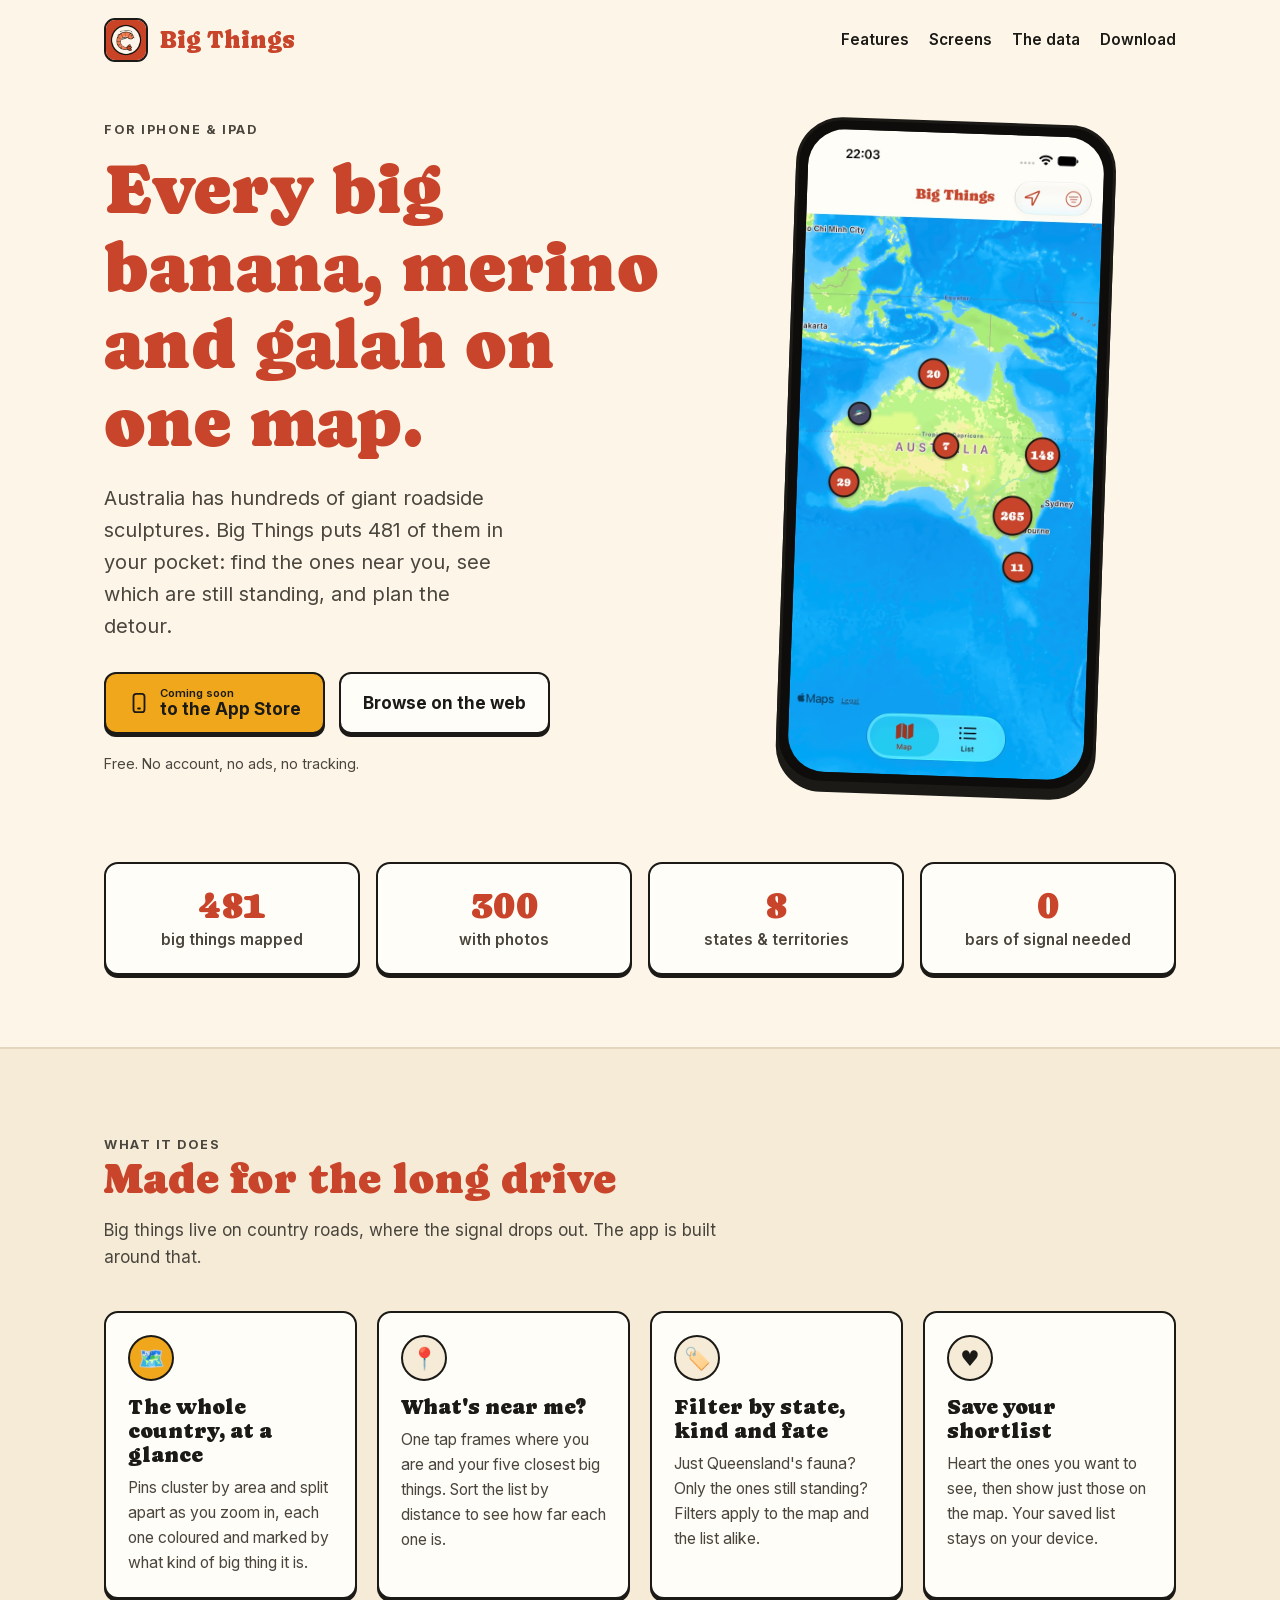
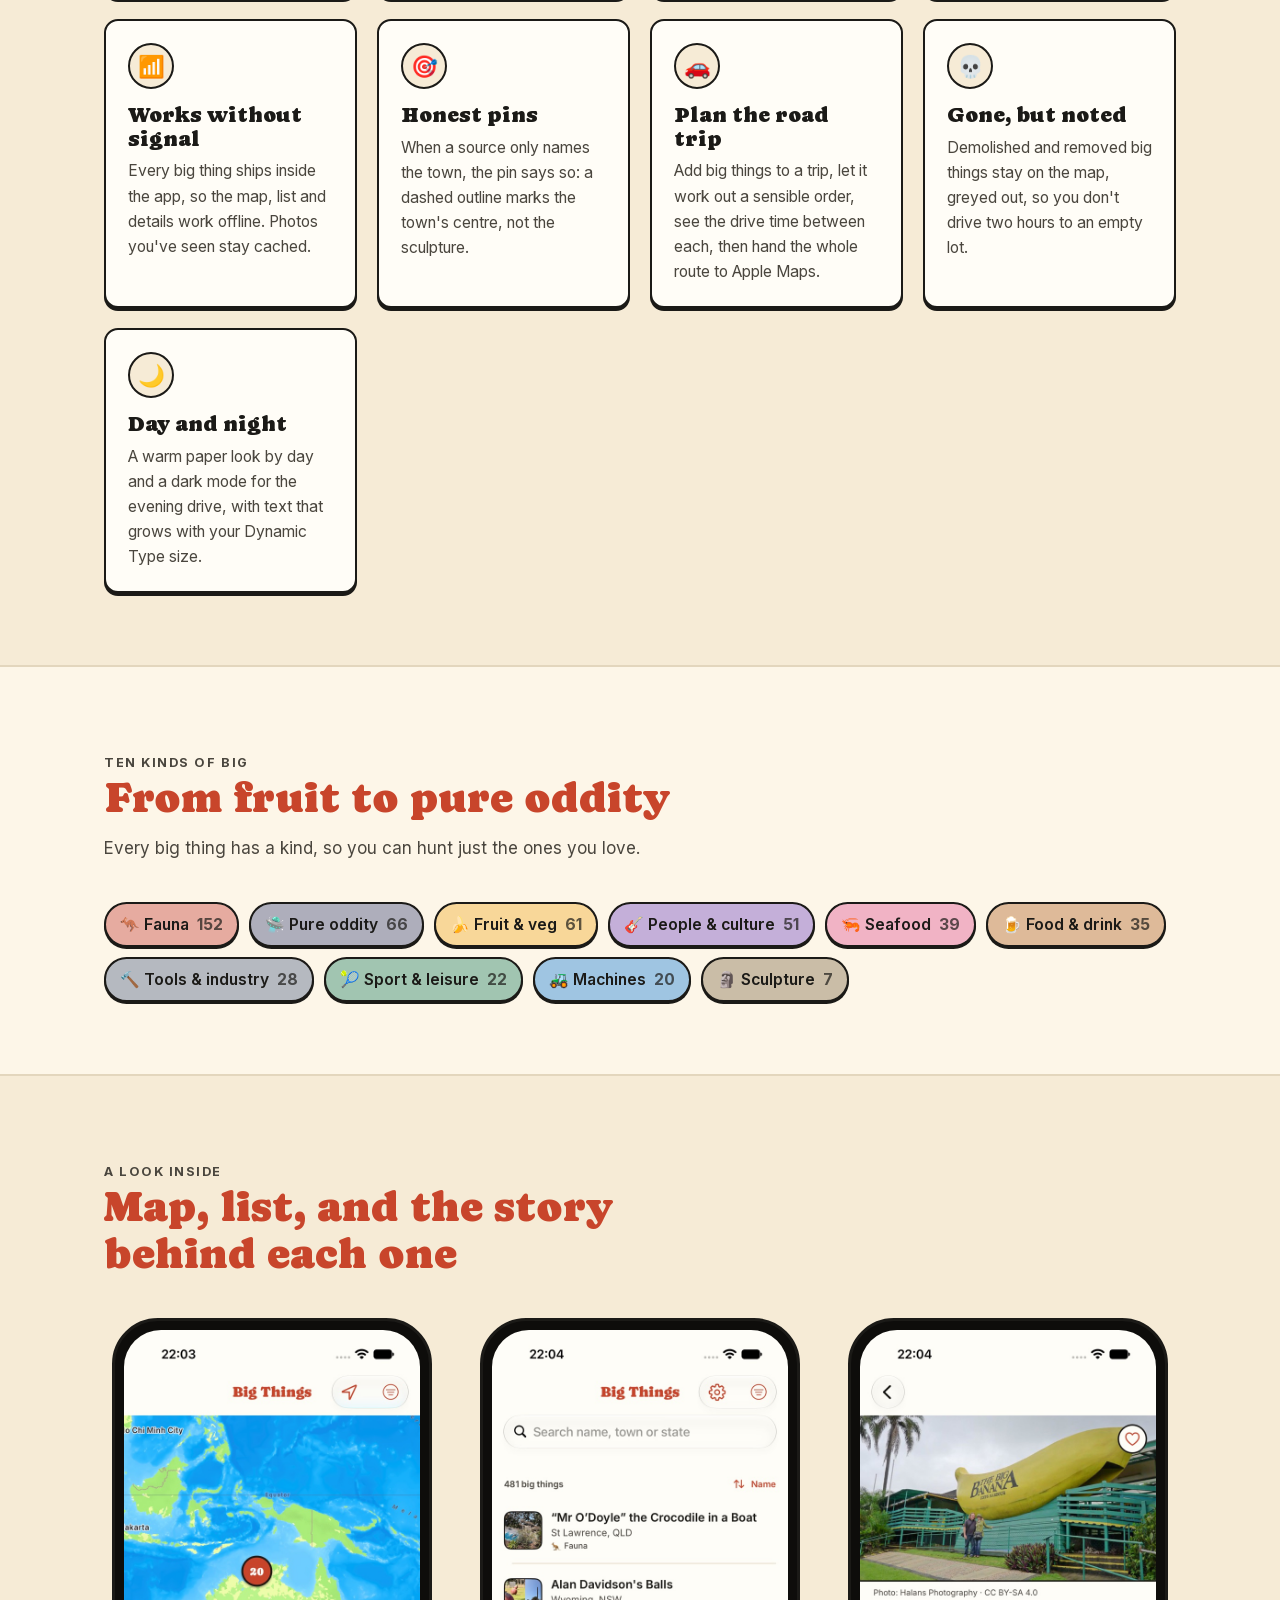
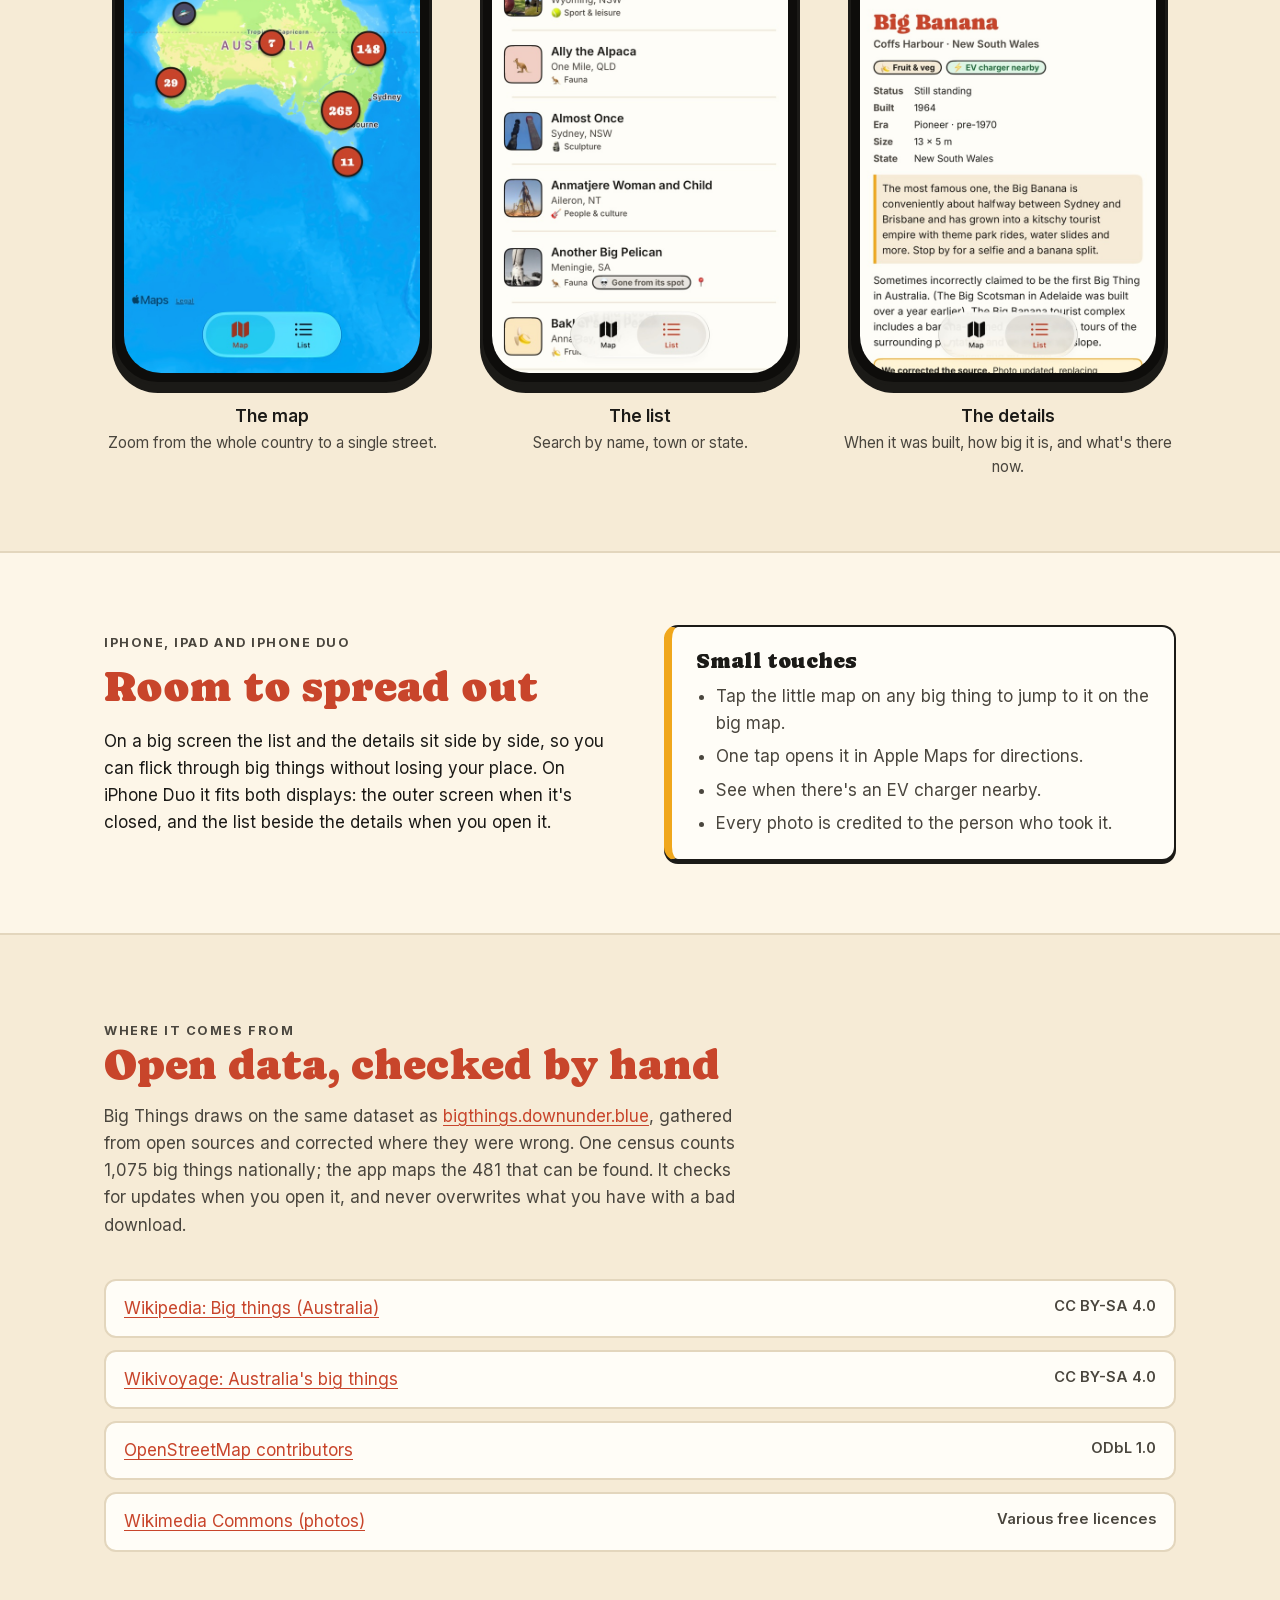
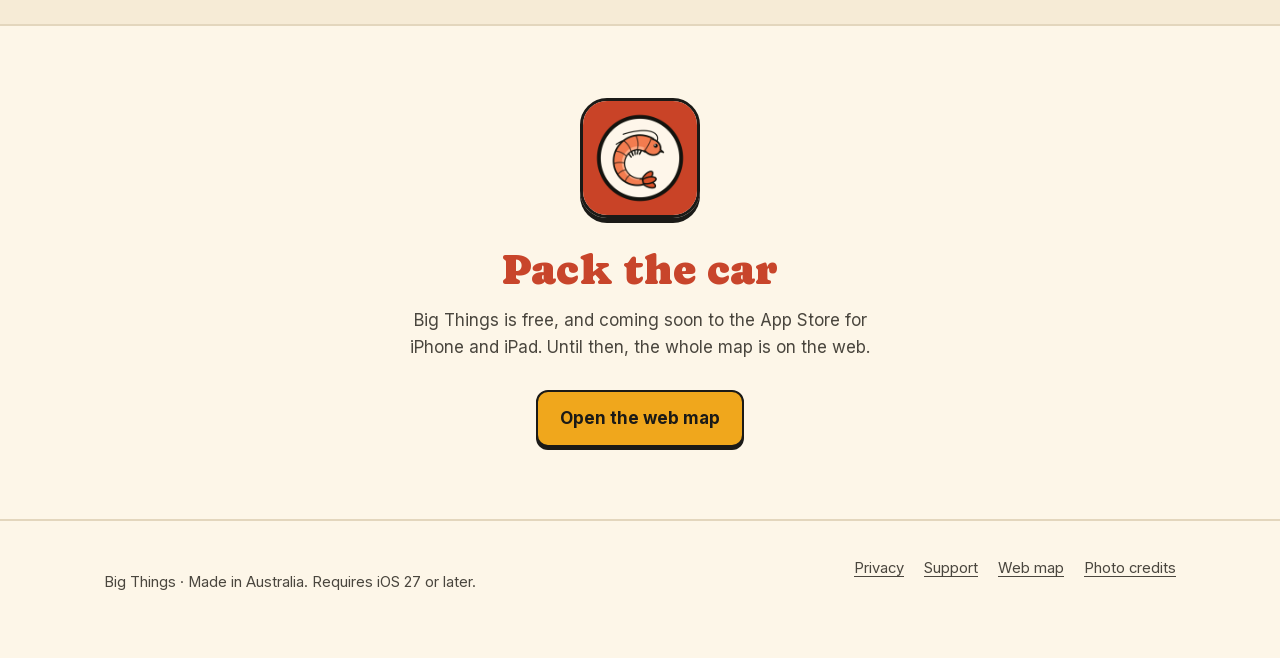
<file: index.html>
<!doctype html>
<html lang="en-AU">
<head>
  <meta charset="utf-8">
  <meta name="viewport" content="width=device-width, initial-scale=1">
  <title>Big Things for iPhone: every Big Banana, Merino and Galah on one map</title>
  <meta name="description" content="A free iPhone and iPad app to find Australia's 481 big things, from the Big Banana to the Big Merino, on a map near you. Works offline, no account, no ads.">
  <link rel="canonical" href="https://halans.github.io/bigthings/">
  <meta name="robots" content="index, follow, max-image-preview:large">
  <meta name="theme-color" content="#FDF6E8" media="(prefers-color-scheme: light)">
  <meta name="theme-color" content="#26231D" media="(prefers-color-scheme: dark)">

  <meta property="og:type" content="website">
  <meta property="og:site_name" content="Big Things">
  <meta property="og:locale" content="en_AU">
  <meta property="og:url" content="https://halans.github.io/bigthings/">
  <meta property="og:title" content="Big Things for iPhone: Australia's big things on one map">
  <meta property="og:description" content="481 big bananas, merinos, galahs and more on a map, near you, offline. Free for iPhone and iPad.">
  <meta property="og:image" content="https://halans.github.io/bigthings/images/og-image.png">
  <meta property="og:image:type" content="image/png">
  <meta property="og:image:width" content="1200">
  <meta property="og:image:height" content="630">
  <meta property="og:image:alt" content="Big Things for iPhone: Australia's big things, all on one map. The app's map of Australia on an iPhone.">
  <meta name="twitter:card" content="summary_large_image">
  <meta name="twitter:title" content="Big Things for iPhone: Australia's big things on one map">
  <meta name="twitter:description" content="481 big bananas, merinos, galahs and more on a map, near you, offline. Free for iPhone and iPad.">
  <meta name="twitter:image" content="https://halans.github.io/bigthings/images/og-image.png">

  <link rel="icon" href="images/app-icon.png">
  <link rel="apple-touch-icon" href="images/app-icon.png">
  <link rel="preload" href="fonts/Caprasimo-Regular.ttf" as="font" type="font/ttf" crossorigin>
  <link rel="preload" href="fonts/Inter-Regular.ttf" as="font" type="font/ttf" crossorigin>
  <link rel="preload" href="fonts/Inter-SemiBold.ttf" as="font" type="font/ttf" crossorigin>
  <link rel="preload" href="images/screens/map.jpg" as="image" fetchpriority="high">

  <script type="application/ld+json">
  {
    "@context": "https://schema.org",
    "@graph": [
      {
        "@type": "WebSite",
        "@id": "https://halans.github.io/bigthings/#website",
        "url": "https://halans.github.io/bigthings/",
        "name": "Big Things",
        "inLanguage": "en-AU"
      },
      {
        "@type": "MobileApplication",
        "@id": "https://halans.github.io/bigthings/#app",
        "name": "Big Things",
        "description": "A free app to find Australia's 481 big things, from the Big Banana to the Big Merino, on a map near you. Works offline.",
        "url": "https://halans.github.io/bigthings/",
        "image": "https://halans.github.io/bigthings/images/app-icon.png",
        "applicationCategory": "TravelApplication",
        "operatingSystem": "iOS 27 or later",
        "isAccessibleForFree": true,
        "inLanguage": "en-AU",
        "offers": { "@type": "Offer", "price": "0", "priceCurrency": "AUD" },
        "screenshot": [
          "https://halans.github.io/bigthings/images/screens/map.jpg",
          "https://halans.github.io/bigthings/images/screens/list.jpg",
          "https://halans.github.io/bigthings/images/screens/detail.jpg"
        ],
        "publisher": { "@type": "Person", "name": "Halans" }
      }
    ]
  }
  </script>
  <link rel="stylesheet" href="styles.css">
</head>
<body>
  <a class="skip" href="#main">Skip to content</a>

  <header class="site-header">
    <div class="wrap">
      <a class="brand" href="./">
        <img src="images/app-icon.png" alt="" width="44" height="44">
        <span>Big Things</span>
      </a>
      <nav class="site-nav" aria-label="Sections">
        <a href="#features">Features</a>
        <a href="#screens">Screens</a>
        <a href="#data">The data</a>
        <a href="#download">Download</a>
      </nav>
    </div>
  </header>

  <main id="main">
    <section class="hero" aria-labelledby="hero-title">
      <div class="wrap">
        <div>
          <p class="label">For iPhone &amp; iPad</p>
          <h1 id="hero-title">Every big banana, merino and galah on one map.</h1>
          <p class="lede">Australia has hundreds of giant roadside sculptures. Big Things puts 481 of them in your pocket: find the ones near you, see which are still standing, and plan the detour.</p>
          <div class="actions">
            <!-- Replace with the App Store link and Apple's official badge once the app is live. -->
            <a class="btn btn-primary" href="#download">
              <svg viewBox="0 0 24 24" fill="none" stroke="currentColor" stroke-width="2" stroke-linecap="round" stroke-linejoin="round" aria-hidden="true"><rect x="6" y="2" width="12" height="20" rx="3"/><path d="M11 18h2"/></svg>
              <span class="two-line"><small>Coming soon</small>to the App Store</span>
            </a>
            <a class="btn" href="https://bigthings.downunder.blue">Browse on the web</a>
          </div>
          <p class="fine">Free. No account, no ads, no tracking.</p>
        </div>
        <div class="phone">
          <img src="images/screens/map.jpg" width="644" height="1400" fetchpriority="high" alt="The Big Things map of Australia, with clusters of pins showing how many big things are in each area.">
        </div>
      </div>
    </section>

    <div class="stats">
      <div class="wrap">
        <ul>
          <li><strong>481</strong><span>big things mapped</span></li>
          <li><strong>300</strong><span>with photos</span></li>
          <li><strong>8</strong><span>states &amp; territories</span></li>
          <li><strong>0</strong><span>bars of signal needed</span></li>
        </ul>
      </div>
    </div>

    <section class="alt" id="features" aria-labelledby="features-title">
      <div class="wrap">
        <div class="section-head">
          <p class="label">What it does</p>
          <h2 id="features-title">Made for the long drive</h2>
          <p>Big things live on country roads, where the signal drops out. The app is built around that.</p>
        </div>
        <div class="features">
          <article class="feature">
            <div class="icon" style="background: var(--sun)" aria-hidden="true">🗺️</div>
            <h3>The whole country, at a glance</h3>
            <p>Pins cluster by area and split apart as you zoom in, each one coloured and marked by what kind of big thing it is.</p>
          </article>
          <article class="feature">
            <div class="icon" style="background: var(--cream-2)" aria-hidden="true">📍</div>
            <h3>What's near me?</h3>
            <p>One tap frames where you are and your five closest big things. Sort the list by distance to see how far each one is.</p>
          </article>
          <article class="feature">
            <div class="icon" style="background: var(--cream-2)" aria-hidden="true">🏷️</div>
            <h3>Filter by state, kind and fate</h3>
            <p>Just Queensland's fauna? Only the ones still standing? Filters apply to the map and the list alike.</p>
          </article>
          <article class="feature">
            <div class="icon" style="background: var(--cream-2)" aria-hidden="true">♥️</div>
            <h3>Save your shortlist</h3>
            <p>Heart the ones you want to see, then show just those on the map. Your saved list stays on your device.</p>
          </article>
          <article class="feature">
            <div class="icon" style="background: var(--cream-2)" aria-hidden="true">📶</div>
            <h3>Works without signal</h3>
            <p>Every big thing ships inside the app, so the map, list and details work offline. Photos you've seen stay cached.</p>
          </article>
          <article class="feature">
            <div class="icon" style="background: var(--cream-2)" aria-hidden="true">🎯</div>
            <h3>Honest pins</h3>
            <p>When a source only names the town, the pin says so: a dashed outline marks the town's centre, not the sculpture.</p>
          </article>
          <article class="feature">
            <div class="icon" style="background: var(--cream-2)" aria-hidden="true">🚗</div>
            <h3>Plan the road trip</h3>
            <p>Add big things to a trip, let it work out a sensible order, see the drive time between each, then hand the whole route to Apple Maps.</p>
          </article>
          <article class="feature">
            <div class="icon" style="background: var(--cream-2)" aria-hidden="true">💀</div>
            <h3>Gone, but noted</h3>
            <p>Demolished and removed big things stay on the map, greyed out, so you don't drive two hours to an empty lot.</p>
          </article>
          <article class="feature">
            <div class="icon" style="background: var(--cream-2)" aria-hidden="true">🌙</div>
            <h3>Day and night</h3>
            <p>A warm paper look by day and a dark mode for the evening drive, with text that grows with your Dynamic Type size.</p>
          </article>
        </div>
      </div>
    </section>

    <section id="kinds" aria-labelledby="kinds-title">
      <div class="wrap">
        <div class="section-head">
          <p class="label">Ten kinds of big</p>
          <h2 id="kinds-title">From fruit to pure oddity</h2>
          <p>Every big thing has a kind, so you can hunt just the ones you love.</p>
        </div>
        <ul class="chips">
          <li class="chip" style="--tint: color-mix(in srgb, var(--earth) 45%, #fff)">🦘 Fauna <b>152</b></li>
          <li class="chip" style="--tint: color-mix(in srgb, var(--void) 45%, #fff)">🛸 Pure oddity <b>66</b></li>
          <li class="chip" style="--tint: color-mix(in srgb, var(--sun) 45%, #fff)">🍌 Fruit &amp; veg <b>61</b></li>
          <li class="chip" style="--tint: color-mix(in srgb, var(--plum) 45%, #fff)">🎸 People &amp; culture <b>51</b></li>
          <li class="chip" style="--tint: color-mix(in srgb, var(--prawn) 45%, #fff)">🦐 Seafood <b>39</b></li>
          <li class="chip" style="--tint: color-mix(in srgb, var(--brew) 45%, #fff)">🍺 Food &amp; drink <b>35</b></li>
          <li class="chip" style="--tint: color-mix(in srgb, var(--steel) 45%, #fff)">🔨 Tools &amp; industry <b>28</b></li>
          <li class="chip" style="--tint: color-mix(in srgb, var(--euc) 45%, #fff)">🎾 Sport &amp; leisure <b>22</b></li>
          <li class="chip" style="--tint: color-mix(in srgb, var(--sky) 45%, #fff)">🚜 Machines <b>20</b></li>
          <li class="chip" style="--tint: color-mix(in srgb, var(--bronze) 45%, #fff)">🗿 Sculpture <b>7</b></li>
        </ul>
      </div>
    </section>

    <section class="alt" id="screens" aria-labelledby="screens-title">
      <div class="wrap">
        <div class="section-head">
          <p class="label">A look inside</p>
          <h2 id="screens-title">Map, list, and the story behind each one</h2>
        </div>
        <div class="screens">
          <figure>
            <div class="phone"><img src="images/screens/map.jpg" width="644" height="1400" loading="lazy" alt="The map of Australia with clustered pins."></div>
            <figcaption>The map<span>Zoom from the whole country to a single street.</span></figcaption>
          </figure>
          <figure>
            <div class="phone"><img src="images/screens/list.jpg" width="644" height="1400" loading="lazy" alt="The list of big things, each with a photo, its town and its kind."></div>
            <figcaption>The list<span>Search by name, town or state.</span></figcaption>
          </figure>
          <figure>
            <div class="phone"><img src="images/screens/detail.jpg" width="644" height="1400" loading="lazy" alt="The Big Banana in Coffs Harbour: a photo, when it was built, its size, and a travel-guide description."></div>
            <figcaption>The details<span>When it was built, how big it is, and what's there now.</span></figcaption>
          </figure>
        </div>
      </div>
    </section>

    <section id="duo" aria-labelledby="duo-title">
      <div class="wrap duo">
        <div>
          <p class="label">iPhone, iPad and iPhone Duo</p>
          <h2 id="duo-title">Room to spread out</h2>
          <p>On a big screen the list and the details sit side by side, so you can flick through big things without losing your place. On iPhone Duo it fits both displays: the outer screen when it's closed, and the list beside the details when you open it.</p>
        </div>
        <div class="callout">
          <h3>Small touches</h3>
          <ul>
            <li>Tap the little map on any big thing to jump to it on the big map.</li>
            <li>One tap opens it in Apple Maps for directions.</li>
            <li>See when there's an EV charger nearby.</li>
            <li>Every photo is credited to the person who took it.</li>
          </ul>
        </div>
      </div>
    </section>

    <section class="alt" id="data" aria-labelledby="data-title">
      <div class="wrap">
        <div class="section-head">
          <p class="label">Where it comes from</p>
          <h2 id="data-title">Open data, checked by hand</h2>
          <p>Big Things draws on the same dataset as <a href="https://bigthings.downunder.blue">bigthings.downunder.blue</a>, gathered from open sources and corrected where they were wrong. One census counts 1,075 big things nationally; the app maps the 481 that can be found. It checks for updates when you open it, and never overwrites what you have with a bad download.</p>
        </div>
        <ul class="sources">
          <li><a href="https://en.wikipedia.org/wiki/Big_things_(Australia)">Wikipedia: Big things (Australia)</a><span class="licence">CC BY-SA 4.0</span></li>
          <li><a href="https://en.wikivoyage.org/wiki/Australia%27s_big_things">Wikivoyage: Australia's big things</a><span class="licence">CC BY-SA 4.0</span></li>
          <li><a href="https://www.openstreetmap.org/copyright">OpenStreetMap contributors</a><span class="licence">ODbL 1.0</span></li>
          <li><a href="https://commons.wikimedia.org/">Wikimedia Commons (photos)</a><span class="licence">Various free licences</span></li>
        </ul>
      </div>
    </section>

    <section class="download" id="download" aria-labelledby="download-title">
      <div class="wrap">
        <img src="images/app-icon.png" alt="" width="120" height="120">
        <h2 id="download-title">Pack the car</h2>
        <p>Big Things is free, and coming soon to the App Store for iPhone and iPad. Until then, the whole map is on the web.</p>
        <a class="btn btn-primary" href="https://bigthings.downunder.blue">Open the web map</a>
      </div>
    </section>
  </main>

  <footer class="site-footer">
    <div class="wrap">
      <p>Big Things · Made in Australia. Requires iOS 27 or later.</p>
      <nav aria-label="Footer">
        <a href="privacy.html">Privacy</a>
        <a href="support.html">Support</a>
        <a href="https://bigthings.downunder.blue">Web map</a>
        <a href="https://bigthings.downunder.blue/credits">Photo credits</a>
      </nav>
    </div>
  </footer>
</body>
</html>
</file>
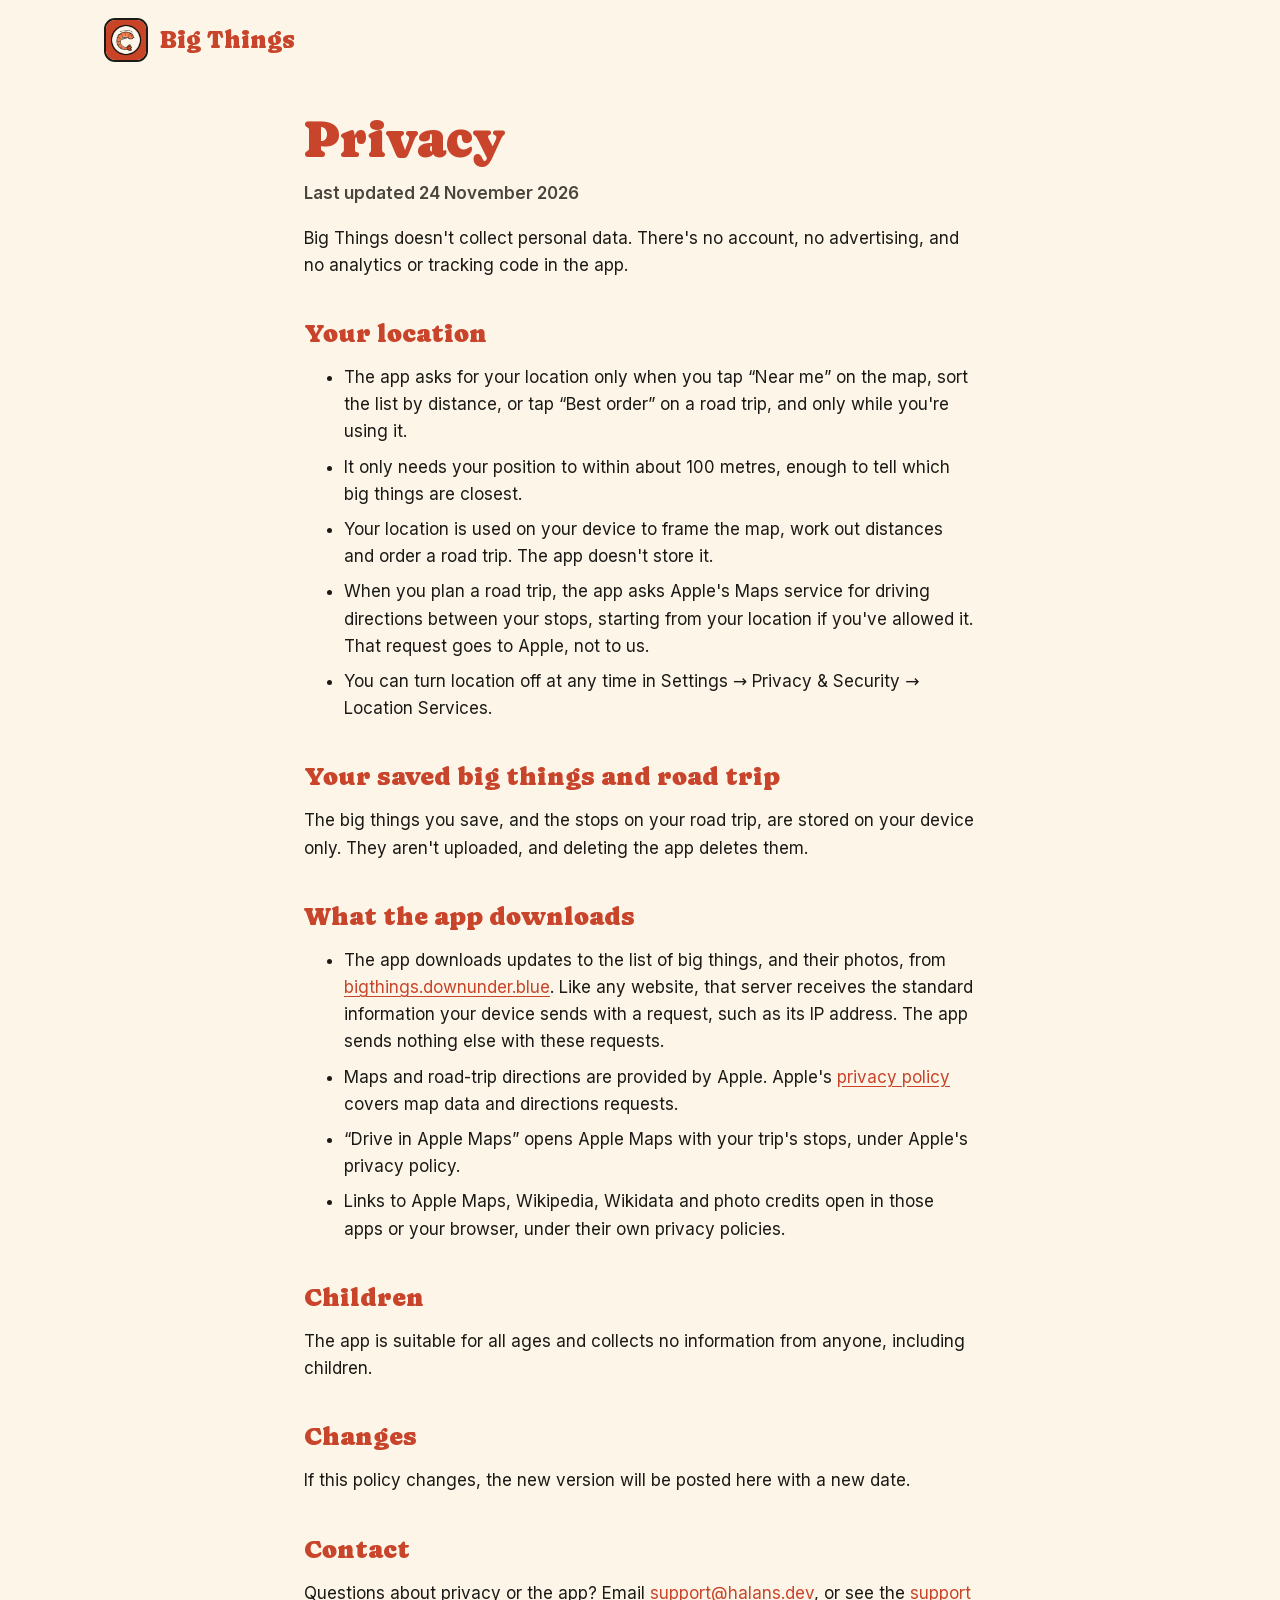
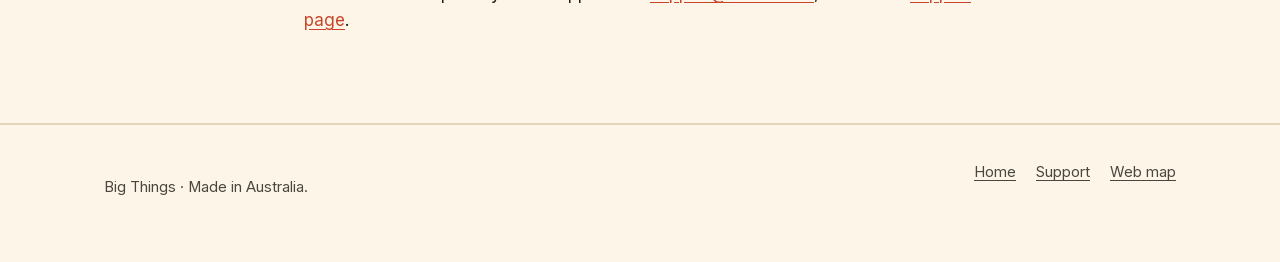
<file: privacy.html>
<!doctype html>
<html lang="en-AU">
<head>
  <meta charset="utf-8">
  <meta name="viewport" content="width=device-width, initial-scale=1">
  <title>Privacy policy | Big Things for iPhone</title>
  <meta name="description" content="Big Things collects no personal data: no account, no ads, no analytics. Your saved big things and road trip stay on your device.">
  <link rel="canonical" href="https://halans.github.io/bigthings/privacy.html">
  <meta name="robots" content="index, follow">
  <meta name="theme-color" content="#FDF6E8" media="(prefers-color-scheme: light)">
  <meta name="theme-color" content="#26231D" media="(prefers-color-scheme: dark)">
  <meta property="og:type" content="website">
  <meta property="og:site_name" content="Big Things">
  <meta property="og:locale" content="en_AU">
  <meta property="og:url" content="https://halans.github.io/bigthings/privacy.html">
  <meta property="og:title" content="Privacy policy | Big Things for iPhone">
  <meta property="og:description" content="Big Things collects no personal data: no account, no ads, no analytics.">
  <meta property="og:image" content="https://halans.github.io/bigthings/images/og-image.png">
  <meta property="og:image:width" content="1200">
  <meta property="og:image:height" content="630">
  <meta name="twitter:card" content="summary_large_image">
  <link rel="icon" href="images/app-icon.png">
  <link rel="apple-touch-icon" href="images/app-icon.png">
  <link rel="stylesheet" href="styles.css">
</head>
<body>
  <a class="skip" href="#main">Skip to content</a>

  <header class="site-header">
    <div class="wrap">
      <a class="brand" href="./">
        <img src="images/app-icon.png" alt="" width="44" height="44">
        <span>Big Things</span>
      </a>
    </div>
  </header>

  <main id="main" class="prose">
    <h1>Privacy</h1>
    <p class="updated">Last updated 24 November 2026</p>

    <p>Big Things doesn't collect personal data. There's no account, no advertising, and no analytics or tracking code in the app.</p>

    <h2>Your location</h2>
    <ul>
      <li>The app asks for your location only when you tap “Near me” on the map, sort the list by distance, or tap “Best order” on a road trip, and only while you're using it.</li>
      <li>It only needs your position to within about 100 metres, enough to tell which big things are closest.</li>
      <li>Your location is used on your device to frame the map, work out distances and order a road trip. The app doesn't store it.</li>
      <li>When you plan a road trip, the app asks Apple's Maps service for driving directions between your stops, starting from your location if you've allowed it. That request goes to Apple, not to us.</li>
      <li>You can turn location off at any time in Settings → Privacy &amp; Security → Location Services.</li>
    </ul>

    <h2>Your saved big things and road trip</h2>
    <p>The big things you save, and the stops on your road trip, are stored on your device only. They aren't uploaded, and deleting the app deletes them.</p>

    <h2>What the app downloads</h2>
    <ul>
      <li>The app downloads updates to the list of big things, and their photos, from <a href="https://bigthings.downunder.blue">bigthings.downunder.blue</a>. Like any website, that server receives the standard information your device sends with a request, such as its IP address. The app sends nothing else with these requests.</li>
      <li>Maps and road-trip directions are provided by Apple. Apple's <a href="https://www.apple.com/legal/privacy/">privacy policy</a> covers map data and directions requests.</li>
      <li>“Drive in Apple Maps” opens Apple Maps with your trip's stops, under Apple's privacy policy.</li>
      <li>Links to Apple Maps, Wikipedia, Wikidata and photo credits open in those apps or your browser, under their own privacy policies.</li>
    </ul>

    <h2>Children</h2>
    <p>The app is suitable for all ages and collects no information from anyone, including children.</p>

    <h2>Changes</h2>
    <p>If this policy changes, the new version will be posted here with a new date.</p>

    <h2>Contact</h2>
    <p>Questions about privacy or the app? Email <a href="mailto:support@halans.dev">support@halans.dev</a>, or see the <a href="support.html">support page</a>.</p>
  </main>

  <footer class="site-footer">
    <div class="wrap">
      <p>Big Things · Made in Australia.</p>
      <nav aria-label="Footer">
        <a href="./">Home</a>
        <a href="support.html">Support</a>
        <a href="https://bigthings.downunder.blue">Web map</a>
      </nav>
    </div>
  </footer>
</body>
</html>
</file>
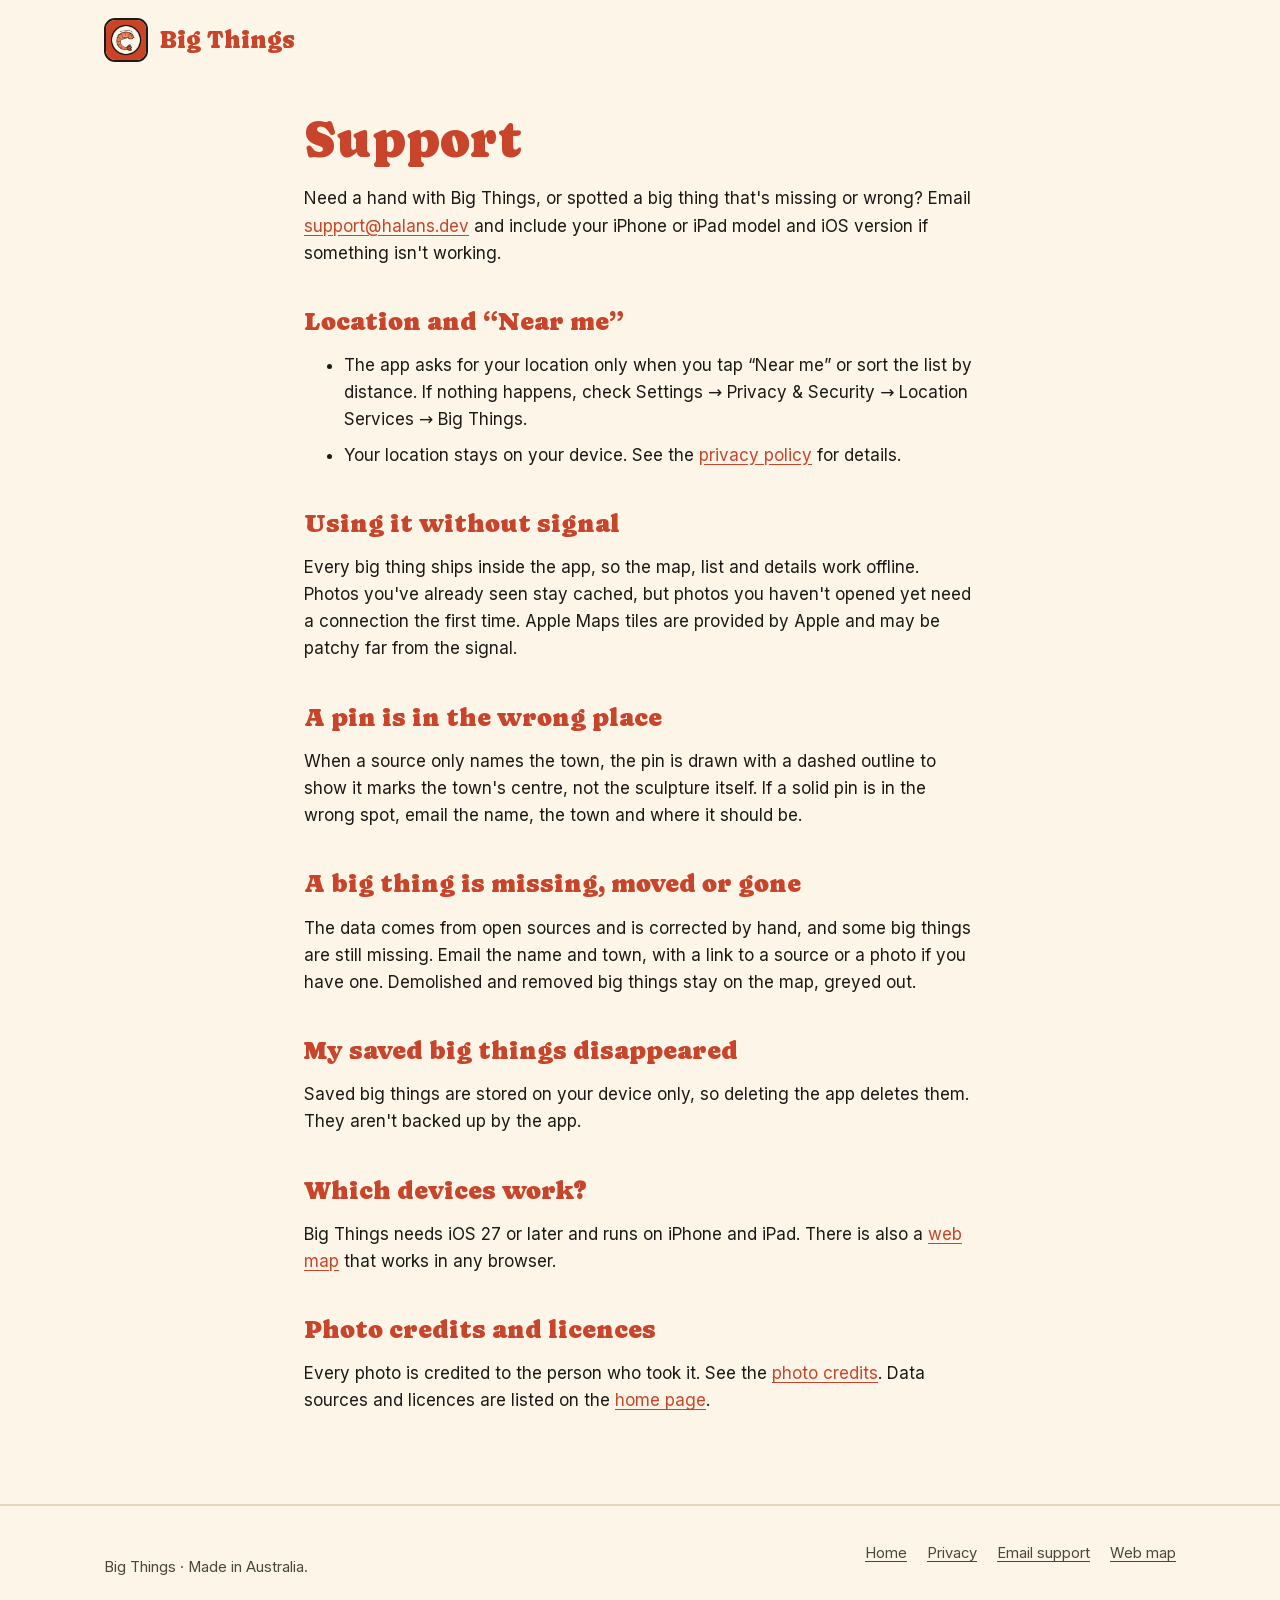
<file: support.html>
<!doctype html>
<html lang="en-AU">
<head>
  <meta charset="utf-8">
  <meta name="viewport" content="width=device-width, initial-scale=1">
  <title>Support | Big Things for iPhone</title>
  <meta name="description" content="Help with the Big Things app: how location, offline use and saved big things work, how to report a missing or wrong big thing, and how to contact support.">
  <link rel="canonical" href="https://halans.github.io/bigthings/support.html">
  <meta name="robots" content="index, follow">
  <meta name="theme-color" content="#FDF6E8" media="(prefers-color-scheme: light)">
  <meta name="theme-color" content="#26231D" media="(prefers-color-scheme: dark)">
  <meta property="og:type" content="website">
  <meta property="og:site_name" content="Big Things">
  <meta property="og:locale" content="en_AU">
  <meta property="og:url" content="https://halans.github.io/bigthings/support.html">
  <meta property="og:title" content="Support | Big Things for iPhone">
  <meta property="og:description" content="Help with the Big Things app, and how to get in touch.">
  <meta property="og:image" content="https://halans.github.io/bigthings/images/og-image.png">
  <meta property="og:image:width" content="1200">
  <meta property="og:image:height" content="630">
  <meta name="twitter:card" content="summary_large_image">
  <link rel="icon" href="images/app-icon.png">
  <link rel="apple-touch-icon" href="images/app-icon.png">
  <link rel="stylesheet" href="styles.css">
</head>
<body>
  <a class="skip" href="#main">Skip to content</a>

  <header class="site-header">
    <div class="wrap">
      <a class="brand" href="./">
        <img src="images/app-icon.png" alt="" width="44" height="44">
        <span>Big Things</span>
      </a>
    </div>
  </header>

  <main id="main" class="prose">
    <h1>Support</h1>
    <p>Need a hand with Big Things, or spotted a big thing that's missing or wrong? Email <a href="mailto:support@halans.dev">support@halans.dev</a> and include your iPhone or iPad model and iOS version if something isn't working.</p>

    <h2>Location and “Near me”</h2>
    <ul>
      <li>The app asks for your location only when you tap “Near me” or sort the list by distance. If nothing happens, check Settings → Privacy &amp; Security → Location Services → Big Things.</li>
      <li>Your location stays on your device. See the <a href="privacy.html">privacy policy</a> for details.</li>
    </ul>

    <h2>Using it without signal</h2>
    <p>Every big thing ships inside the app, so the map, list and details work offline. Photos you've already seen stay cached, but photos you haven't opened yet need a connection the first time. Apple Maps tiles are provided by Apple and may be patchy far from the signal.</p>

    <h2>A pin is in the wrong place</h2>
    <p>When a source only names the town, the pin is drawn with a dashed outline to show it marks the town's centre, not the sculpture itself. If a solid pin is in the wrong spot, email the name, the town and where it should be.</p>

    <h2>A big thing is missing, moved or gone</h2>
    <p>The data comes from open sources and is corrected by hand, and some big things are still missing. Email the name and town, with a link to a source or a photo if you have one. Demolished and removed big things stay on the map, greyed out.</p>

    <h2>My saved big things disappeared</h2>
    <p>Saved big things are stored on your device only, so deleting the app deletes them. They aren't backed up by the app.</p>

    <h2>Which devices work?</h2>
    <p>Big Things needs iOS 27 or later and runs on iPhone and iPad. There is also a <a href="https://bigthings.downunder.blue">web map</a> that works in any browser.</p>

    <h2>Photo credits and licences</h2>
    <p>Every photo is credited to the person who took it. See the <a href="https://bigthings.downunder.blue/credits">photo credits</a>. Data sources and licences are listed on the <a href="./#data">home page</a>.</p>
  </main>

  <footer class="site-footer">
    <div class="wrap">
      <p>Big Things · Made in Australia.</p>
      <nav aria-label="Footer">
        <a href="./">Home</a>
        <a href="privacy.html">Privacy</a>
        <a href="mailto:support@halans.dev">Email support</a>
        <a href="https://bigthings.downunder.blue">Web map</a>
      </nav>
    </div>
  </footer>
</body>
</html>
</file>
<file: styles.css>
/* Big Things for iPhone — marketing site.
   Tokens match the app's Theme.swift (which mirrors bigthings.downunder.blue):
   Caprasimo for display type, Inter for text, cream paper, ink outlines, terracotta accent,
   and the hard offset "sticker" shadow. The dark palette is the app's too. */

@font-face { font-family: "Caprasimo"; src: url("fonts/Caprasimo-Regular.ttf") format("truetype"); font-display: swap; }
@font-face { font-family: "Inter"; src: url("fonts/Inter-Regular.ttf") format("truetype"); font-weight: 400; font-display: swap; }
@font-face { font-family: "Inter"; src: url("fonts/Inter-SemiBold.ttf") format("truetype"); font-weight: 600; font-display: swap; }
@font-face { font-family: "Inter"; src: url("fonts/Inter-Bold.ttf") format("truetype"); font-weight: 700; font-display: swap; }

:root {
  --ink: #1B1A17;
  --ink-soft: #4A463E;
  --cream: #FDF6E8;
  --cream-2: #F6EBD6;
  --paper: #FFFDF7;
  --line: #E3D6BD;
  --earth: #C8452B;
  --on-earth: #FFFFFF;
  --sun: #F0A71C;
  --euc: #2F7D52;
  --sky: #2A7FBF;
  --plum: #7C4DAB;
  --prawn: #E0567F;
  --steel: #5B6472;
  --brew: #B5651D;
  --void: #4B4A67;
  --bronze: #8A6D3B;
  --shadow: #1B1A17;

  --radius: 14px;
  --max: 1120px;
  color-scheme: light dark;
}

@media (prefers-color-scheme: dark) {
  :root {
    --ink: #F3ECDD;
    --ink-soft: #B9AF9B;
    --cream: #26231D;
    --cream-2: #2F2B23;
    --paper: #1B1915;
    --line: #453F33;
    --earth: #E8694D;
    --on-earth: #1B1A17;
    --euc: #4FB37C;
    --sky: #5AA6E0;
    --plum: #A77FD6;
    --prawn: #EE7B9D;
    --steel: #8B95A5;
    --brew: #D08436;
    --void: #8584B0;
    --bronze: #B89A63;
    --shadow: #000000;
  }
}

* { box-sizing: border-box; }

html { -webkit-text-size-adjust: 100%; }

body {
  margin: 0;
  background: var(--cream);
  color: var(--ink);
  font: 400 1.0625rem/1.6 "Inter", system-ui, sans-serif;
}

img { max-width: 100%; display: block; }

a { color: var(--earth); text-underline-offset: 3px; }
a:hover { text-decoration-thickness: 2px; }

:focus-visible { outline: 3px solid var(--sun); outline-offset: 3px; border-radius: 6px; }

h1, h2, h3 { font-family: "Caprasimo", Georgia, serif; font-weight: 400; line-height: 1.1; margin: 0; }
h1 { font-size: clamp(2.6rem, 6vw, 4.4rem); color: var(--earth); }
h2 { font-size: clamp(1.9rem, 4vw, 2.7rem); color: var(--earth); }
h3 { font-size: 1.35rem; color: var(--ink); }

.wrap { max-width: var(--max); margin: 0 auto; padding: 0 24px; }

.skip { position: absolute; left: -999px; }
.skip:focus { left: 16px; top: 16px; background: var(--paper); padding: 8px 12px; z-index: 10; }

/* Small-caps section label, like the app's SectionLabel. */
.label {
  font-size: 0.8rem; font-weight: 700; letter-spacing: 0.12em; text-transform: uppercase;
  color: var(--ink-soft); margin: 0 0 10px;
}

/* ---------- Header ---------- */

.site-header { padding: 18px 0; }
.site-header .wrap { display: flex; align-items: center; justify-content: space-between; gap: 16px; }
.brand { display: flex; align-items: center; gap: 12px; text-decoration: none; color: var(--earth); }
.brand img { width: 44px; height: 44px; border-radius: 11px; border: 2px solid var(--ink); }
.brand span { font-family: "Caprasimo", Georgia, serif; font-size: 1.5rem; }
.site-nav { display: flex; gap: 20px; font-weight: 600; font-size: 0.95rem; }
.site-nav a { color: var(--ink); text-decoration: none; }
.site-nav a:hover { color: var(--earth); }

/* ---------- Buttons ---------- */

/* Chunky outlined button that presses into its shadow, like the app's sticker buttons. */
.btn {
  display: inline-flex; align-items: center; gap: 10px;
  padding: 13px 22px; border-radius: 12px;
  border: 2px solid var(--ink); background: var(--paper); color: var(--ink);
  font-weight: 700; text-decoration: none;
  box-shadow: 0 3px 0 var(--shadow);
  transition: transform 0.08s ease, box-shadow 0.08s ease;
}
.btn:hover { text-decoration: none; }
.btn:active { transform: translateY(3px); box-shadow: 0 0 0 var(--shadow); }
.btn-primary { background: var(--sun); color: #1B1A17; }
.btn svg { width: 22px; height: 22px; flex: none; }
.btn small { display: block; font-size: 0.7rem; font-weight: 600; line-height: 1.1; }
.btn .two-line { line-height: 1.15; text-align: left; }

/* ---------- Hero ---------- */

.hero { padding: 40px 0 72px; }
.hero .wrap { display: grid; grid-template-columns: 1.1fr 0.9fr; gap: 48px; align-items: center; }
.hero p.lede { font-size: 1.25rem; color: var(--ink-soft); max-width: 34ch; margin: 22px 0 30px; }
.hero .actions { display: flex; flex-wrap: wrap; gap: 14px; }
.hero .fine { font-size: 0.9rem; color: var(--ink-soft); margin-top: 18px; }

/* A phone outline around the app screenshots. */
.phone {
  width: min(320px, 78vw); margin: 0 auto;
  border: 3px solid var(--ink); border-radius: 46px; padding: 9px;
  background: #0E0D0B; box-shadow: 0 8px 0 var(--shadow);
}
.phone img { border-radius: 37px; width: 100%; height: auto; }
.hero .phone { transform: rotate(2deg); }

/* ---------- Stats ---------- */

.stats { padding: 0 0 72px; }
.stats ul {
  list-style: none; margin: 0; padding: 0;
  display: grid; grid-template-columns: repeat(4, 1fr); gap: 16px;
}
.stats li {
  background: var(--paper); border: 2px solid var(--ink); border-radius: var(--radius);
  box-shadow: 0 3px 0 var(--shadow); padding: 20px; text-align: center;
}
.stats strong { display: block; font-family: "Caprasimo", Georgia, serif; font-weight: 400; font-size: 2.4rem; color: var(--earth); line-height: 1.1; }
.stats span { font-size: 0.95rem; color: var(--ink-soft); font-weight: 600; }

/* ---------- Sections ---------- */

section { padding: 72px 0; }
section.alt { background: var(--cream-2); border-top: 2px solid var(--line); border-bottom: 2px solid var(--line); }
.section-head { max-width: 640px; margin-bottom: 40px; }
.section-head p { color: var(--ink-soft); margin: 14px 0 0; }

/* ---------- Features ---------- */

.features { display: grid; grid-template-columns: repeat(auto-fill, minmax(250px, 1fr)); gap: 20px; }
.feature {
  background: var(--paper); border: 2px solid var(--ink); border-radius: var(--radius);
  box-shadow: 0 3px 0 var(--shadow); padding: 22px;
}
.feature .icon {
  width: 46px; height: 46px; border-radius: 50%; border: 2px solid var(--ink);
  display: grid; place-items: center; font-size: 1.35rem; margin-bottom: 14px;
}
.feature p { margin: 8px 0 0; color: var(--ink-soft); font-size: 0.98rem; }

/* ---------- Categories ---------- */

.chips { display: flex; flex-wrap: wrap; gap: 10px; list-style: none; margin: 0; padding: 0; }
.chip {
  display: inline-flex; align-items: center; gap: 8px;
  padding: 8px 14px; border-radius: 999px; border: 2px solid var(--ink);
  background: var(--tint, var(--cream)); color: #1B1A17;
  font-weight: 600; font-size: 0.98rem; box-shadow: 0 2px 0 var(--shadow);
}
.chip b { font-weight: 700; opacity: 0.7; }

/* ---------- Screenshots ---------- */

.screens { display: grid; grid-template-columns: repeat(3, 1fr); gap: 32px; align-items: start; }
.screens figure { margin: 0; text-align: center; }
.screens figcaption { margin-top: 18px; font-weight: 600; }
.screens figcaption span { display: block; font-weight: 400; color: var(--ink-soft); font-size: 0.95rem; }

/* ---------- Duo ---------- */

.duo { display: grid; grid-template-columns: 1fr 1fr; gap: 48px; align-items: center; }
.callout {
  background: var(--paper); border: 2px solid var(--ink); border-left: 8px solid var(--sun);
  border-radius: var(--radius); padding: 22px 24px; box-shadow: 0 3px 0 var(--shadow);
}
.callout ul { margin: 10px 0 0; padding-left: 20px; color: var(--ink-soft); }
.callout li + li { margin-top: 6px; }

/* ---------- Data ---------- */

.sources { list-style: none; padding: 0; margin: 0; display: grid; gap: 12px; }
.sources li {
  display: flex; justify-content: space-between; gap: 16px; flex-wrap: wrap;
  padding: 14px 18px; border: 2px solid var(--line); border-radius: 12px; background: var(--paper);
}
.sources .licence { color: var(--ink-soft); font-size: 0.92rem; font-weight: 600; }

/* ---------- Download ---------- */

.download { text-align: center; }
.download img { width: 120px; height: 120px; border-radius: 27px; border: 3px solid var(--ink); box-shadow: 0 5px 0 var(--shadow); margin: 0 auto 28px; }
.download p { color: var(--ink-soft); max-width: 46ch; margin: 14px auto 28px; }

/* ---------- Footer ---------- */

.site-footer { padding: 36px 0 48px; border-top: 2px solid var(--line); font-size: 0.92rem; color: var(--ink-soft); }
.site-footer .wrap { display: flex; flex-wrap: wrap; gap: 12px 28px; justify-content: space-between; }
.site-footer nav { display: flex; gap: 20px; flex-wrap: wrap; }
.site-footer a { color: var(--ink-soft); }

/* ---------- Prose pages (privacy) ---------- */

.prose { max-width: 720px; padding: 32px 24px 72px; margin: 0 auto; }
.prose h1 { font-size: clamp(2.2rem, 5vw, 3.2rem); }
.prose h2 { font-size: 1.6rem; margin-top: 40px; }
.prose .updated { color: var(--ink-soft); font-weight: 600; margin-top: 12px; }
.prose p, .prose li { color: var(--ink); }
.prose li + li { margin-top: 8px; }

/* ---------- Narrow screens ---------- */

@media (max-width: 860px) {
  .hero .wrap, .duo { grid-template-columns: 1fr; }
  .hero { padding-top: 16px; }
  .hero .phone { transform: none; }
  .stats ul { grid-template-columns: repeat(2, 1fr); }
  .screens { grid-template-columns: 1fr; max-width: 340px; margin: 0 auto; }
  .site-nav { display: none; }
}

@media (prefers-reduced-motion: reduce) {
  .btn { transition: none; }
  .btn:active { transform: none; }
}
</file>
